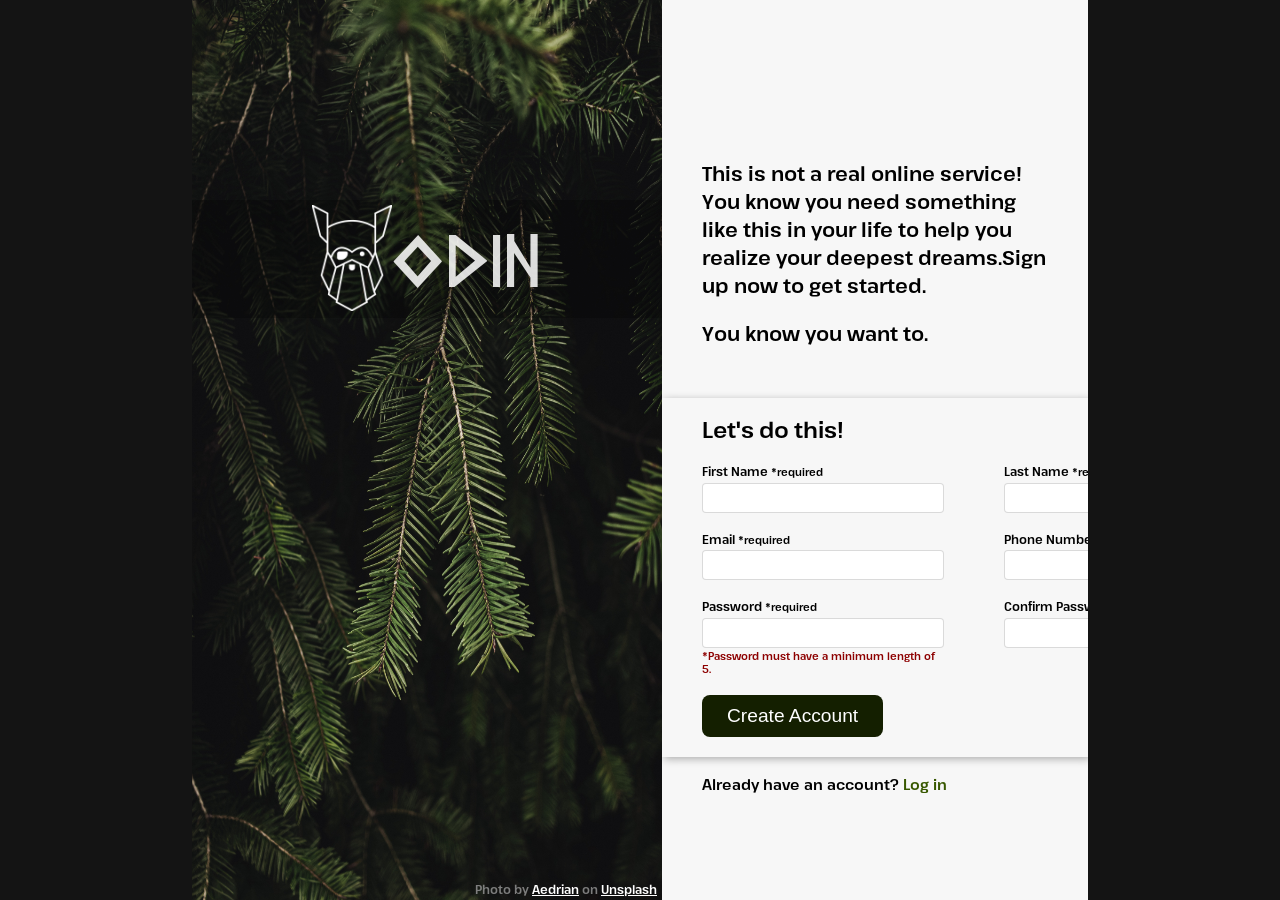
<file: index.html>
<!DOCTYPE html>
<html lang="en">
  <head>
    <meta charset="UTF-8">
    <meta http-equiv="X-UA-Compatible" content="IE=edge">
    <meta name="viewport" content="width=device-width, initial-scale=1.0">
    <title>Odin Project: Sign-Up Form</title>
    <link rel="stylesheet" href="style/meyer-reset.css">
    <link rel="stylesheet" href="style/style.css">
  </head>
  <body>
    <main>
      <div class="main-img">
        <div class="main-img-logo-bg">
          <img src="images/odin-lined.png" alt="odin project logo"> 
          <p>Odin</p>
        </div>
        <img src="images/aedrian-ZUFZtLwmIR8-unsplash.jpg" alt="photo by @aedrian on unsplash">
        <span class="main-img-credit">Photo by <a href="https://unsplash.com/@aedrian">Aedrian</a> on <a href="https://unsplash.com/t/nature">Unsplash</a></span>
      </div>
  
      <div class="main-form">
        <div class="form-description">
          <p>This is not a real online service! You know you need something like this in your life to help you realize your deepest dreams.Sign up now to get started.</p>
          <p>You know you want to.</p>
        </div>

        <form action="#" method="post">
          <h3>Let's do this!</h3>
          <div class="main-form-inputs">
            <div>
              <label for="first-name">First Name</label>
              <input type="text" name="first-name" id="first-name" required>
            </div>
            <div>
              <label for="last-name">Last Name</label>
              <input type="text" name="last-name" id="last-name" required>
            </div>
            <div>
              <label for="email">Email</label>
              <input type="email" name="email" id="email" required>
            </div>
            <div>
              <label for="phone-number">Phone Number</label>
              <input type="tel" name="phone-number" id="phone-number">
            </div>
            <div>
              <label for="password">Password</label>
              <input type="password" name="password" id="password" minlength="5" required>
              <span> </span>
            </div>
            <div>
              <label for="password-confirm">Confirm Password</label>
              <input type="password" name="password-confirm" id="password-confirm" minlength="5" required>
              <span> </span>
            </div>
            <div>
              <button type="submit" disabled>Create Account</button>
            </div>
          </div>
        </form>
        <p class="form-login">Already have an account? <a href="#">Log in</a></p>
      </div>
    </main>
    <script src="./script/script.js"></script>
  </body>
</html>
</file>
<file: style/style.css>
@font-face {
  font-family: pathway-extreme-semibold;
  src: url('../fonts/PathwayExtreme-SemiBold.otf') format('opentype');
  font-weight: 300;
  font-style: normal;
}

@font-face {
  font-family: heorot;
  src: url('../fonts/Heorot-4rLK.ttf') format('truetype');
  font-weight: 300;
  font-style: normal;
}

:root {
  --main-font: pathway-extreme-semibold, Helvetica, sans-serif, Arial;
  --main-accent-color: #141f00;
  --error-font-color: #8d0000;
}

body {
  background-color: #141414;
  font-family: var(--main-font);
  font-style: normal;
}

main {
  width: 70vw;
  height: 100vh;
  background-color: #f7f7f7;
  margin: 0 auto;
  
  display: -ms-grid;
  display: grid;
  grid-template-columns: 470px auto;
}

.main-img {
  height: 100%;
  position: relative;
  overflow: hidden;
}

.main-img > img {
  width: 100%;
  height: 100%;
}

.main-img-logo-bg {
  width: 100%;
  height: min-content;
  background-color: #00000040;
  padding: 5px 0 5px 120px;
  position: absolute;
  top: 200px;
}

.main-img-logo-bg > p {
  display: inline-block;
  color: #ffffffda;
  font-family: heorot;
  font-size: 80px;
  position: absolute;
  top: 20px;
}

.main-img-credit {
  color: #999999cc;
  font-size: 0.75rem;
  position: absolute;
  bottom: 5px;
  right: 5px;
}

.main-img-credit > a {
  color: #ffffff;
}

.form-description {
  font-size: 1.25rem;
  line-height: 140%;
  padding: 10px 40px 50px 40px;
}

.form-description > p + p {
  padding-top: 20px;
}

label {
  display: block;
  font-size: 0.75rem;
  margin-bottom: 5px;
}

.main-form {
  padding-top: 150px;
  overflow: auto;
}

.main-form > form {
  font-size: 0.85rem;
  padding: 20px 20px 20px 40px;
  box-shadow: 2px 2px 8px #acacac;
  overflow: auto;
}

.main-form-inputs {
  display: -ms-grid;
  display: grid;
  grid-template-columns: min-content min-content;
  grid-gap: 20px 60px;
}

form > h3 {
  font-size: 1.4rem;
  padding-bottom: 25px;
}

label:not([for="phone-number"]):after {
  content: ' *required';
  font-size: 0.65rem;
}

input {
  width: 220px;
  height: 8px;
  padding: 10px;
  border: 1px solid #9999995b;
  border-radius: 4px;
}

input:focus {
  outline: 1px solid var(--main-accent-color);
}

input[type="password"] + span {
  color: var(--error-font-color);
  font-size: 0.65rem;
}

#password:invalid + span::after {
  content: '*Password must have a minimum length of 5.';
}

button[type="submit"] {
  background-color: var(--main-accent-color);
  color: #ffffff;
  padding: 10px 25px 10px 25px;
  border: none;
  border-radius: 8px;
  font-size: 1.2rem;
}

button[type="submit"]:hover {
  background-color: #223500;
}

.form-login {
  font-size: 0.92rem;
  padding: 20px 0 0 40px;
}

.form-login > a {
  color: #385800;
  text-decoration: none;
}
</file>
